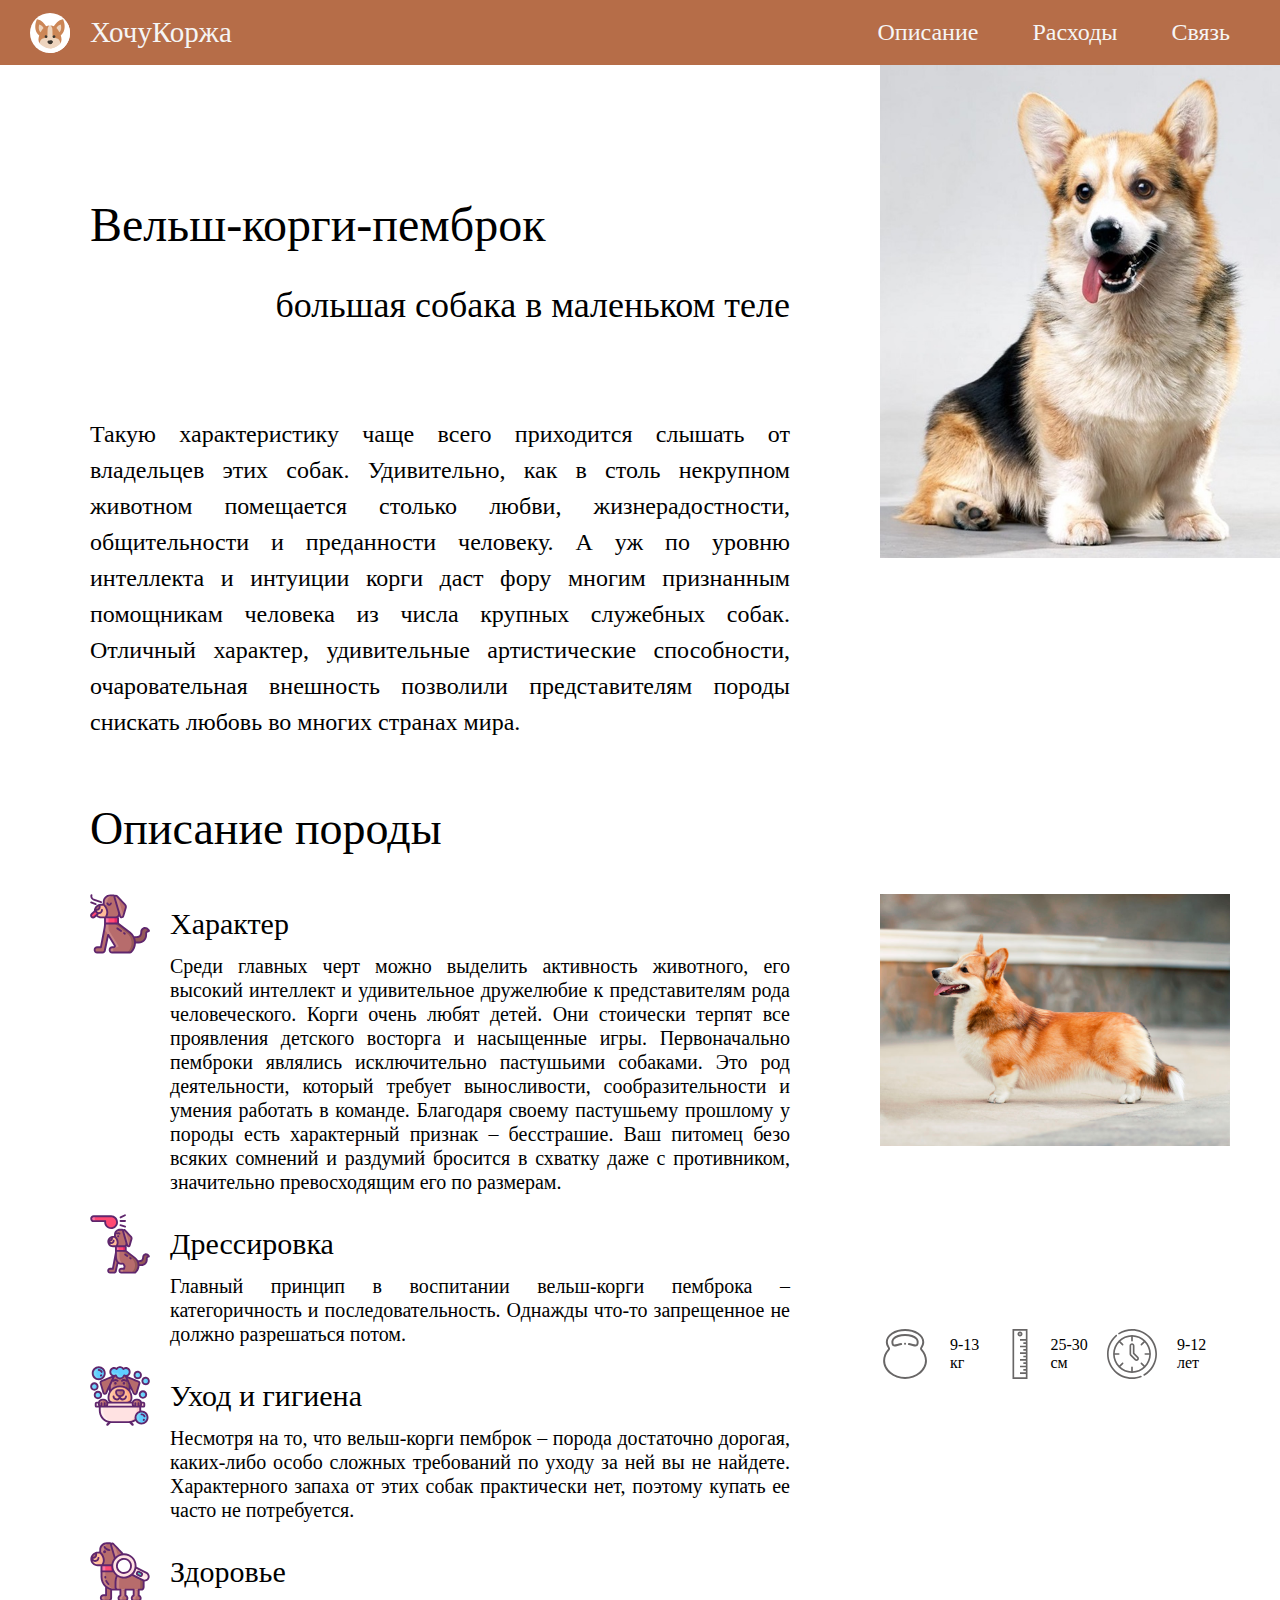
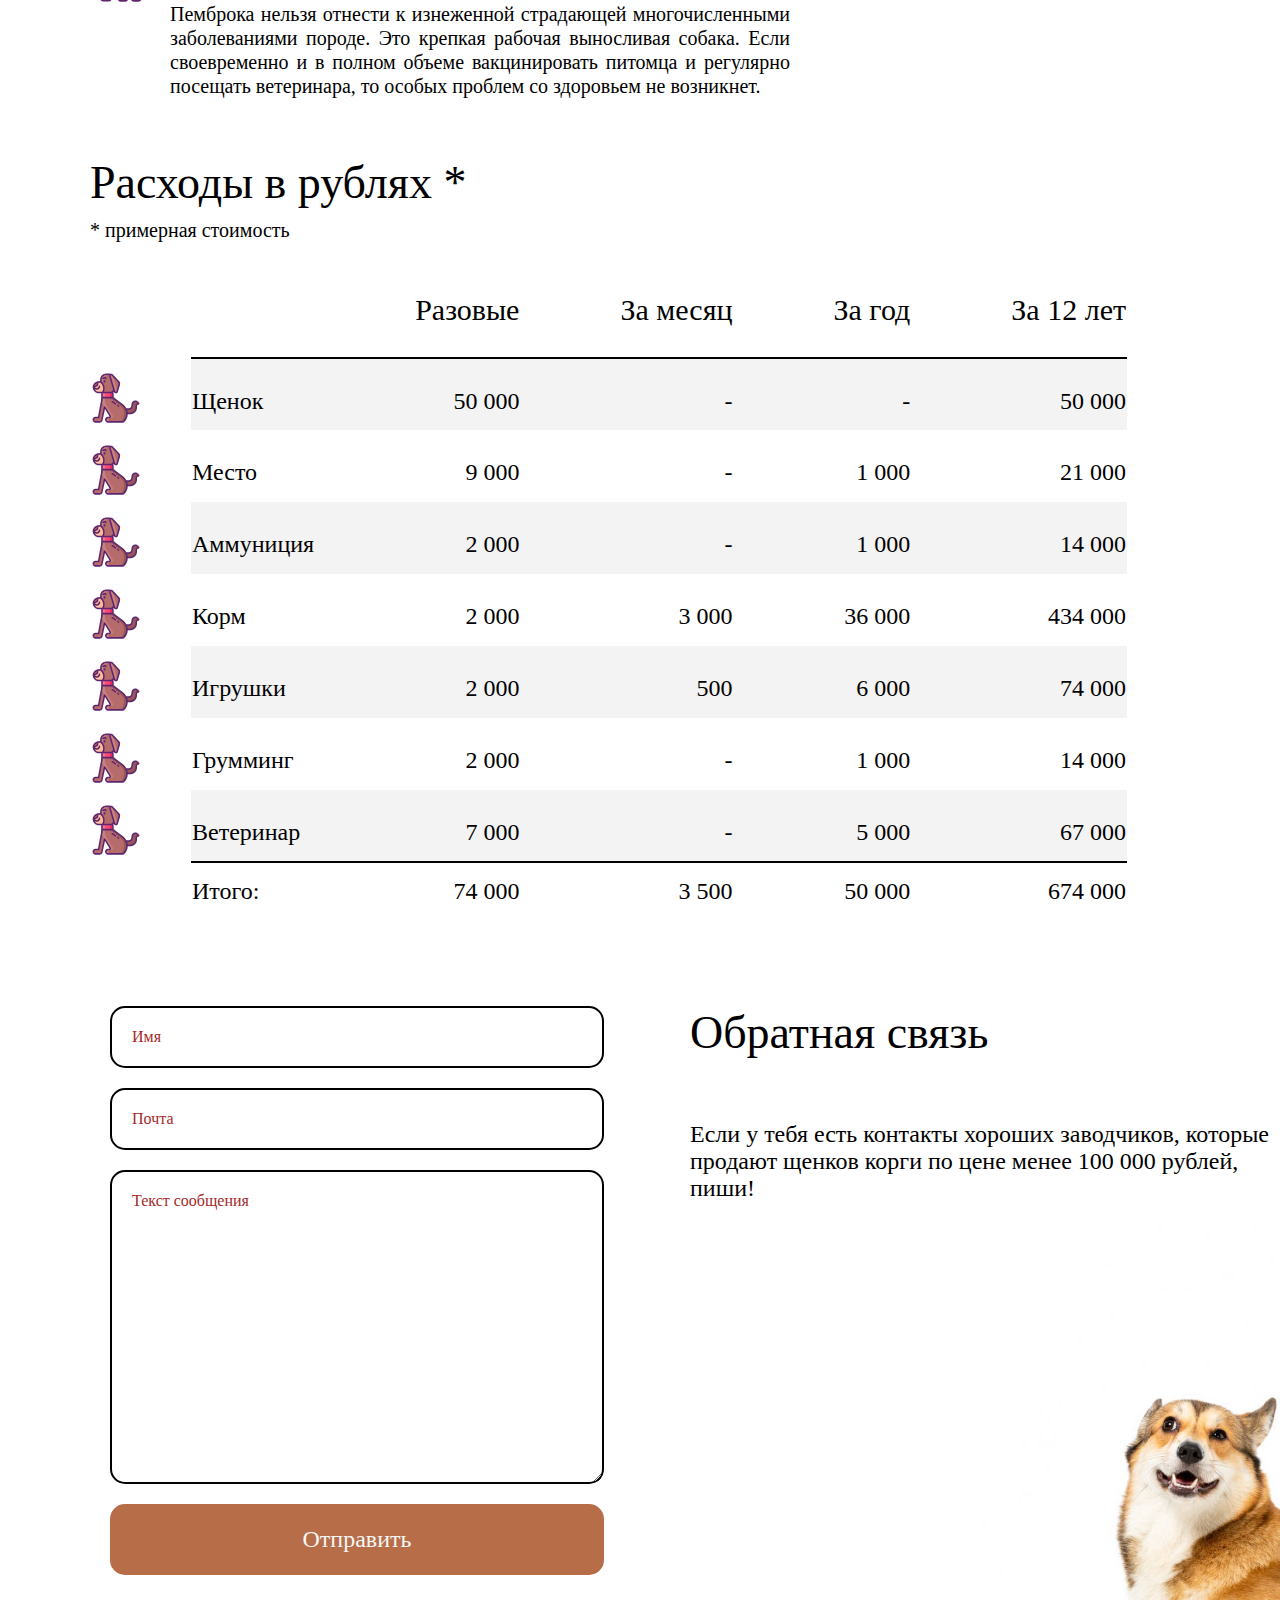
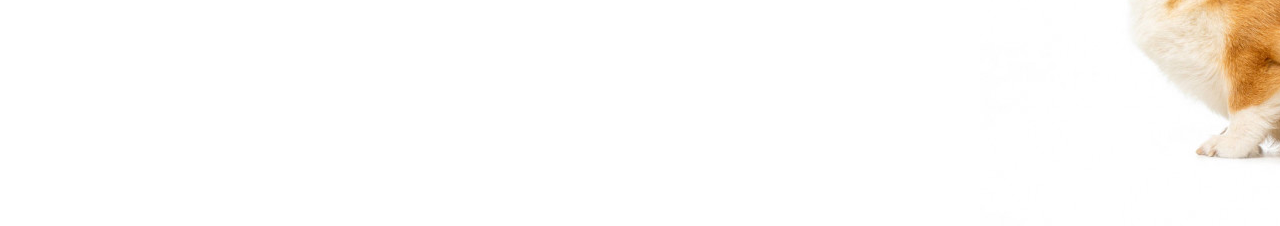
<file: index.html>
<!DOCTYPE html>
<html lang="en">

<head>
    <meta charset="UTF-8">
    <link rel="stylesheet" href="./css/my-work.css">
    <title>ХочуКоржа</title>
</head>

<body>
    <nav>
        <logo>
            <img src="./img/logo.svg" alt="логотип">
            ХочуКоржа
        </logo>
        <div class="menu">
            <a href="#text1">Описание</a>
            <a href="#text2">Расходы</a>
            <a href="#text3">Связь</a>
        </div>
    </nav>
    <content>
        <div id="info">
            <div id="text">
                <h1>Вельш-корги-пемброк</h1>
                <span id="extension-hedders-text">большая собака в маленьком теле</span>
                <p>Такую характеристику чаще всего приходится слышать от владельцев этих собак. Удивительно, как в столь
                    некрупном животном помещается столько любви, жизнерадостности, общительности и преданности человеку.
                    А
                    уж по уровню интеллекта и интуиции корги даст фору многим признанным помощникам человека из числа
                    крупных служебных собак. Отличный характер, удивительные артистические способности, очаровательная
                    внешность позволили представителям породы снискать любовь во многих странах мира. </p>
            </div>
            <div id="picture">
                <img src="./img/corgy-main-page.jpg" alt="вельш-корги-пемброк">
            </div>
        </div>

        <div id="description">
            <h2>Описание породы</h2>
            <div id="discroption-container">
                <div id="text-block">
                    <div class="row">
                        <h3>Характер</h3>
                        <img src="./img/dog-1.svg" alt="character">
                        <p>Среди главных черт можно выделить активность животного, его высокий интеллект и удивительное
                            дружелюбие к
                            представителям рода человеческого. Корги очень любят детей. Они стоически терпят все
                            проявления
                            детского
                            восторга и насыщенные игры.
                            Первоначально пемброки являлись исключительно пастушьими собаками. Это род деятельности,
                            который
                            требует
                            выносливости, сообразительности и умения работать в команде. Благодаря своему пастушьему
                            прошлому у
                            породы есть характерный признак – бесстрашие. Ваш питомец безо всяких сомнений и раздумий
                            бросится в
                            схватку даже с противником, значительно превосходящим его по размерам. </p>
                    </div>
                    <div class="row">
                        <h3>Дрессировка</h3>
                        <img src="./img/dog-training.svg" alt="training">
                        <p>Главный принцип в воспитании вельш-корги пемброка – категоричность и последовательность.
                            Однажды что-то запрещенное не должно разрешаться потом. </p>
                    </div>
                    <div class="row">
                        <h3>Уход и гигиена</h3>
                        <img src="./img/dog-bath.svg" alt="care and hygiene">
                        <p>Несмотря на то, что вельш-корги пемброк – порода достаточно дорогая, каких-либо особо
                            сложных требований по уходу за ней вы не найдете. Характерного запаха от этих собак
                            практически нет, поэтому купать ее часто не потребуется. </p>
                    </div>
                    <div class="row">
                        <h3>Здоровье</h3>
                        <img src="./img/dog-scanning.svg" alt="health">
                        <p>Пемброка нельзя отнести к изнеженной страдающей многочисленными заболеваниями породе. Это
                            крепкая рабочая выносливая собака. Если своевременно и в полном объеме вакцинировать питомца
                            и регулярно посещать ветеринара, то особых проблем со здоровьем не возникнет. </p>
                    </div>
                </div>
                <div id="img-block">
                    <img src="./img/dog-page2.jpg" alt="orange-welsh-corgi-pembroke">
                    <div id="parameters">
                        <div class="parameter">
                            <img src="./img/weight.svg" alt="">
                            <span> 9-13 кг</span>
                        </div>
                        <div class="parameter">
                            <img src="./img/rule_1.svg" alt="">
                            <span>25-30 см</span>
                        </div>
                        <div class="parameter">
                            <img src="./img/clock1.svg" alt="">
                            <span>9-12 лет</span>
                        </div>
                    </div>

                </div>
            </div>
        </div>
        <div id="costs">
            <h2>Расходы в рублях *</h2>
            <span id="clarification">* примерная стоимость</span>
            <table>
                <thead>
                    <tr>
                        <th></th>
                        <th></th>
                        <th>Разовые</th>
                        <th>За месяц</th>
                        <th>За год</th>
                        <th>За 12 лет</th>
                    </tr>
                </thead>
                <tbody>
                    <tr>
                        <td><img src="./img/screen-3/dog.svg" alt="dog"></td>
                        <td>Щенок</td>
                        <td>50 000</td>
                        <td>-</td>
                        <td>-</td>
                        <td>50 000</td>
                    </tr>
                    <tr>
                        <td><img src="./img/screen-3/dog.svg" alt="dog"></td>
                        <td>Место</td>
                        <td>9 000</td>
                        <td>-</td>
                        <td>1 000</td>
                        <td>21 000</td>
                    </tr>
                    <tr>
                        <td><img src="./img/screen-3/dog.svg" alt="dog"></td>
                        <td>Аммуниция</td>
                        <td>2 000</td>
                        <td>-</td>
                        <td>1 000</td>
                        <td>14 000</td>
                    </tr>
                    <tr>
                        <td><img src="./img/screen-3/dog.svg" alt="dog"></td>
                        <td>Корм</td>
                        <td>2 000</td>
                        <td>3 000</td>
                        <td>36 000</td>
                        <td>434 000</td>
                    </tr>
                    <tr>
                        <td><img src="./img/screen-3/dog.svg" alt="dog"></td>
                        <td>Игрушки</td>
                        <td>2 000</td>
                        <td>500</td>
                        <td>6 000</td>
                        <td>74 000</td>
                    </tr>
                    <tr>
                        <td><img src="./img/screen-3/dog.svg" alt="dog"></td>
                        <td>Грумминг</td>
                        <td>2 000</td>
                        <td>-</td>
                        <td>1 000</td>
                        <td>14 000</td>
                    </tr>
                    <tr>
                        <td><img src="./img/screen-3/dog.svg" alt="dog"></td>
                        <td>Ветеринар</td>
                        <td>7 000</td>
                        <td>-</td>
                        <td>5 000</td>
                        <td>67 000</td>
                    </tr>
                    <tr>
                        <td></td>
                        <td>Итого:</td>
                        <td>74 000</td>
                        <td>3 500</td>
                        <td>50 000</td>
                        <td>674 000</td>
                    </tr>
                </tbody>
            </table>
        </div>
        <div id="feedback">
            <form action="#">
                <input type="text" placeholder="Имя">
                <input type="text" placeholder="Почта">
                <textarea name="message" id="" placeholder="Текст сообщения"></textarea>
                <button>Отправить</button>
            </form>
            <div id="feedback-text">
                <h2>Обратная связь</h2>
                <p>Если у тебя есть контакты хороших заводчиков, которые продают щенков корги по цене менее 100 000 рублей, пиши!</p>
                <img src="./img/screen-4/depositphotos_210823542-stock-photo-funny-welsh-corgi-pembroke-isolated.jpg" alt="#">
            </div>
        </div>
    </content>
</body>

</html>
</file>
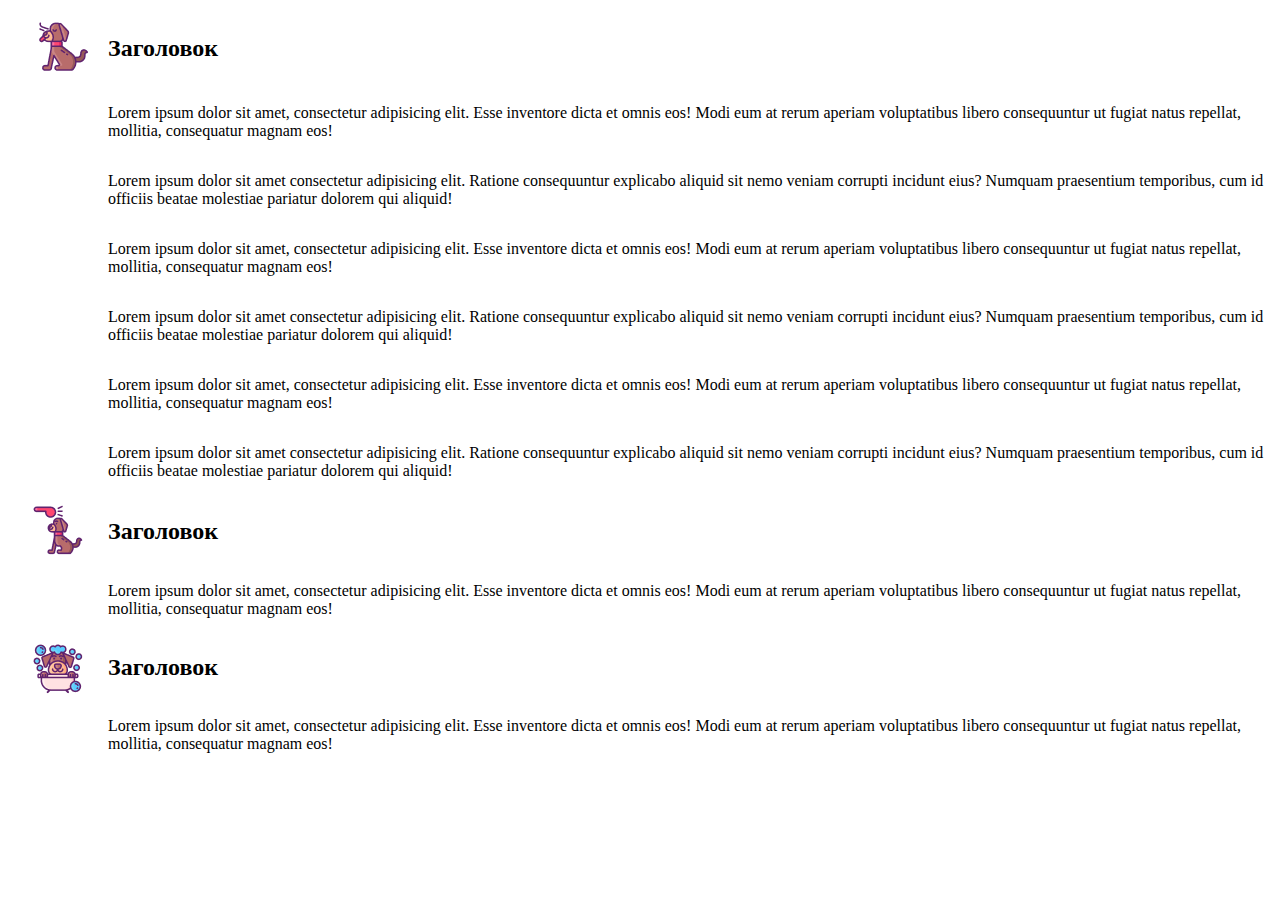
<file: index2.html>
<!DOCTYPE html>
<html lang="en">

<head>
    <meta charset="UTF-8">
    <link rel="stylesheet" href="./css/test.css">
    <meta name="viewport" content="width=device-width, initial-scale=1.0">
    <title>Document</title>
</head>

<body>
    <content>
        <div class="info-item">
            <h2>Заголовок</h2>
            <img src="./img/test/сидит.png" alt="">
            <p>Lorem ipsum dolor sit amet, consectetur adipisicing elit. Esse inventore dicta et omnis eos! Modi eum at
                rerum aperiam voluptatibus libero consequuntur ut fugiat natus repellat, mollitia, consequatur magnam
                eos!</p>
            <p>Lorem ipsum dolor sit amet consectetur adipisicing elit. Ratione consequuntur explicabo aliquid sit nemo
                veniam corrupti incidunt eius? Numquam praesentium temporibus, cum id officiis beatae molestiae pariatur
                dolorem qui aliquid!</p>
            <p>Lorem ipsum dolor sit amet, consectetur adipisicing elit. Esse inventore dicta et omnis eos! Modi eum at
                rerum aperiam voluptatibus libero consequuntur ut fugiat natus repellat, mollitia, consequatur magnam
                eos!</p>
            <p>Lorem ipsum dolor sit amet consectetur adipisicing elit. Ratione consequuntur explicabo aliquid sit nemo
                veniam corrupti incidunt eius? Numquam praesentium temporibus, cum id officiis beatae molestiae pariatur
                dolorem qui aliquid!</p>
            <p>Lorem ipsum dolor sit amet, consectetur adipisicing elit. Esse inventore dicta et omnis eos! Modi eum at
                rerum aperiam voluptatibus libero consequuntur ut fugiat natus repellat, mollitia, consequatur magnam
                eos!</p>
            <p>Lorem ipsum dolor sit amet consectetur adipisicing elit. Ratione consequuntur explicabo aliquid sit nemo
                veniam corrupti incidunt eius? Numquam praesentium temporibus, cum id officiis beatae molestiae pariatur
                dolorem qui aliquid!</p>
        </div>
        <div class="info-item">
            <h2>Заголовок</h2>
            <img src="./img/test/свисток.png" alt="">
            <p>Lorem ipsum dolor sit amet, consectetur adipisicing elit. Esse inventore dicta et omnis eos! Modi eum at
                rerum aperiam voluptatibus libero consequuntur ut fugiat natus repellat, mollitia, consequatur magnam
                eos!</p>

        </div>
        <div class="info-item">
            <h2>Заголовок</h2>
            <img src="./img/test/ванная.png" alt="">
            <p>Lorem ipsum dolor sit amet, consectetur adipisicing elit. Esse inventore dicta et omnis eos! Modi eum at
                rerum aperiam voluptatibus libero consequuntur ut fugiat natus repellat, mollitia, consequatur magnam
                eos!</p>

        </div>
    </content>
</body>

</html>
</file>
<file: css/my-work.css>
:root {
    --left-main-interval: 150px;
    /* левое ухо для всего сайта */
    --right-main-interval: 150px;
    /* правое ухо для всего сайта */
    --logo-image-height: 50px;
    /* высота логотипа */
    --left-images-size: 700px;
}

nav {
    height: 65px;
    background-color: #B66D48;
    /* flexbox  */
    display: flex;
    justify-content: space-between;
}

logo img {
    height: var(--logo-image-height);
    margin-right: 20px;
}

body,
nav {
    padding: 0px;
    margin: 0px;
    font-family: "montserrat";
}

logo {
    /* flexbox  */
    display: flex;
    align-items: center;
    /* --------  */
    margin-left: calc(var(--left-main-interval) - var(--logo-image-height) - 20px);
    font-size: 29px;
    color: whitesmoke;
}

content {
    display: grid;
    padding-left: var(--left-main-interval);
    padding-right: var(--right-main-interval);
}

#info {
    display: grid;
    margin-right: calc(var(--right-main-interval) * -1) !important;
    grid-template-columns: auto var(--left-images-size);
}

#info img {
    width: var(--left-images-size);
}

.menu {
    /* flexbox  */
    align-self: center;
    align-content: space-between;
    /* --------  */
    margin-right: var(--right-main-interval);
}

.menu a {
    padding-left: 50px;
    font-size: 24px;
    color: whitesmoke;
    text-decoration: none;
}

h1 {
    margin-top: 132px;
    font-size: 48px;
    font-weight: 500;
}

#extension-hedders-text {
    display: block;
    margin-top: 30px;
    margin-right: 90px;
    font-size: 36px;
    font-weight: 300;
    text-align: right;
}

#text p {
    font-size: 24px;
    font-weight: 300;
    margin-top: 90px;
    margin-right: 90px;
    line-height: 1.5;
    text-align: justify;
}

/* второй экран */

h2 {
    font-size: 46px;
    font-weight: 330;
}

#discroption-container {
    display: grid;
    grid-template-columns: auto calc(var(--left-images-size) - var(--right-main-interval));
}

.row {
    display: grid;
    grid-template-columns: 80px 1fr;
}

.row img {
    width: 60px;
    grid-column: 1;
    grid-row: 1;
    align-self: center;
    justify-self: left;
}

.row h3 {
    grid-column: 2;
    font-size: 30px;
    font-weight: 450;
    align-self: center;
    margin: 0px;
}

.row p {
    margin-top: 0px;
    grid-column: 2;
    font-size: 20px;
    text-align: justify;
    margin-right: 90px;
    line-height: 1.2;
}

#img-block {
    display: grid;
    grid-template-rows: 1fr 60px;
    height: 490px;
}

#img-block>img {
    width: 100%;
    object-fit: cover;
    /* что это??? */
}

#parameters {
    display: flex;
    justify-content: space-between;
}

.parameter>img {
    height: 50px;
    margin-right: 20px;
}

.parameter:nth-of-type(2)>img {
    margin-right: 5px !important;
}

.parameter {
    display: flex;
    align-items: center;
}

/* 3 экран */

#costs h2 {
    margin-bottom: 10px;
}

#clarification {
    display: block;
    font-size: 20px;
    font-weight: 300;
    text-align: left;
}

table {
    margin-top: 50px;
    width: auto;
    text-align: right;
    border-collapse: collapse;
    justify-self: center;
    /* margin-left: auto; */
    margin-right: auto;
}

table img {
    width: 50px;
    height: 50px;
}

table th {
    font-size: 30px;
    font-weight: 400;
    padding-left: 100px;
    padding-bottom: 30px;
}

table td {
    font-size: 24px;
    font-weight: 340;
    padding-top: 15px;
}

table td:nth-of-type(1) {
    text-align: left;
    margin-right: 30px !important;
    background-color: white;
}

table td:nth-of-type(2) {
    text-align: left;
}

thead th,
tr:nth-last-child(2)>td {
    border-bottom: 2px solid black;
}

table th:nth-of-type(1),
table td:nth-of-type(1) {
    border: none !important;
}

tbody tr:nth-of-type(odd) {
    background-color: rgba(220, 220, 220, 0.349);
}

/* четвёртый экран */

#feedback {
    padding-top: 100px;
    margin-right: -150px !important;
    display: grid;
    grid-template-columns: 600px 1fr;
    grid-template-rows: 1fr;
}

form {
    justify-content: center;
    width: 400px;

    --margin-size: 20px;
    --form-size: 450px;
}

input,
button,
textarea {
    font-family: "montserrat";
    font-size: 1em;
    border-radius: 15px;
    margin-left: var(--margin-size);
    margin-bottom: var(--margin-size);
    padding: 20px;
    display: block;
    width: var(--form-size);
    border: 2px solid black;
}

button {
    display: block;
    width: calc((var(--form-size) + var(--margin-size) * 2) + 4px);
    font-size: 1.5em;
    color: whitesmoke;
    border: 2px solid #B66D48;
    background-color: #B66D48;
}

textarea {
    width: var(--form-size);
    height: calc(var(--form-size)*0.6);
}

#feedback-text {
    display: flex;
    flex-direction: column;
    font-size: 24px;
}

#feedback-text p,h2{
    width: 600px;
    /* align-self: flex-start; */
}

#feedback-text img {
    width: 400px;
    align-self: flex-end;
}

#feedback-text h2 {
    margin-top: 0px;
}

input::placeholder,
textarea::placeholder {
    color: brown;
    font-size: 1em;
}




@media screen and (max-width: 1400px) {
    :root {
        --left-images-size: 400px;
        /* размер правой картинки */
        --left-main-interval: 90px;
        /* левое ухо для всего сайта */
        --right-main-interval: 50px;
        /* правое ухо для всего сайта */
        --logo-image-height: 40px;
        /* высота логотипа */
    }
}
</file>
<file: css/test.css>
.info-item{
    display: grid;
    grid-template-columns: 100px 1fr;
}

img{
    grid-column-start: 1;
    grid-row-start: 1;
    justify-self: center;
    align-self: center;
}

h2, p{
    grid-column-start: 2;
}

h2{
    align-self: center;
}
</file>
